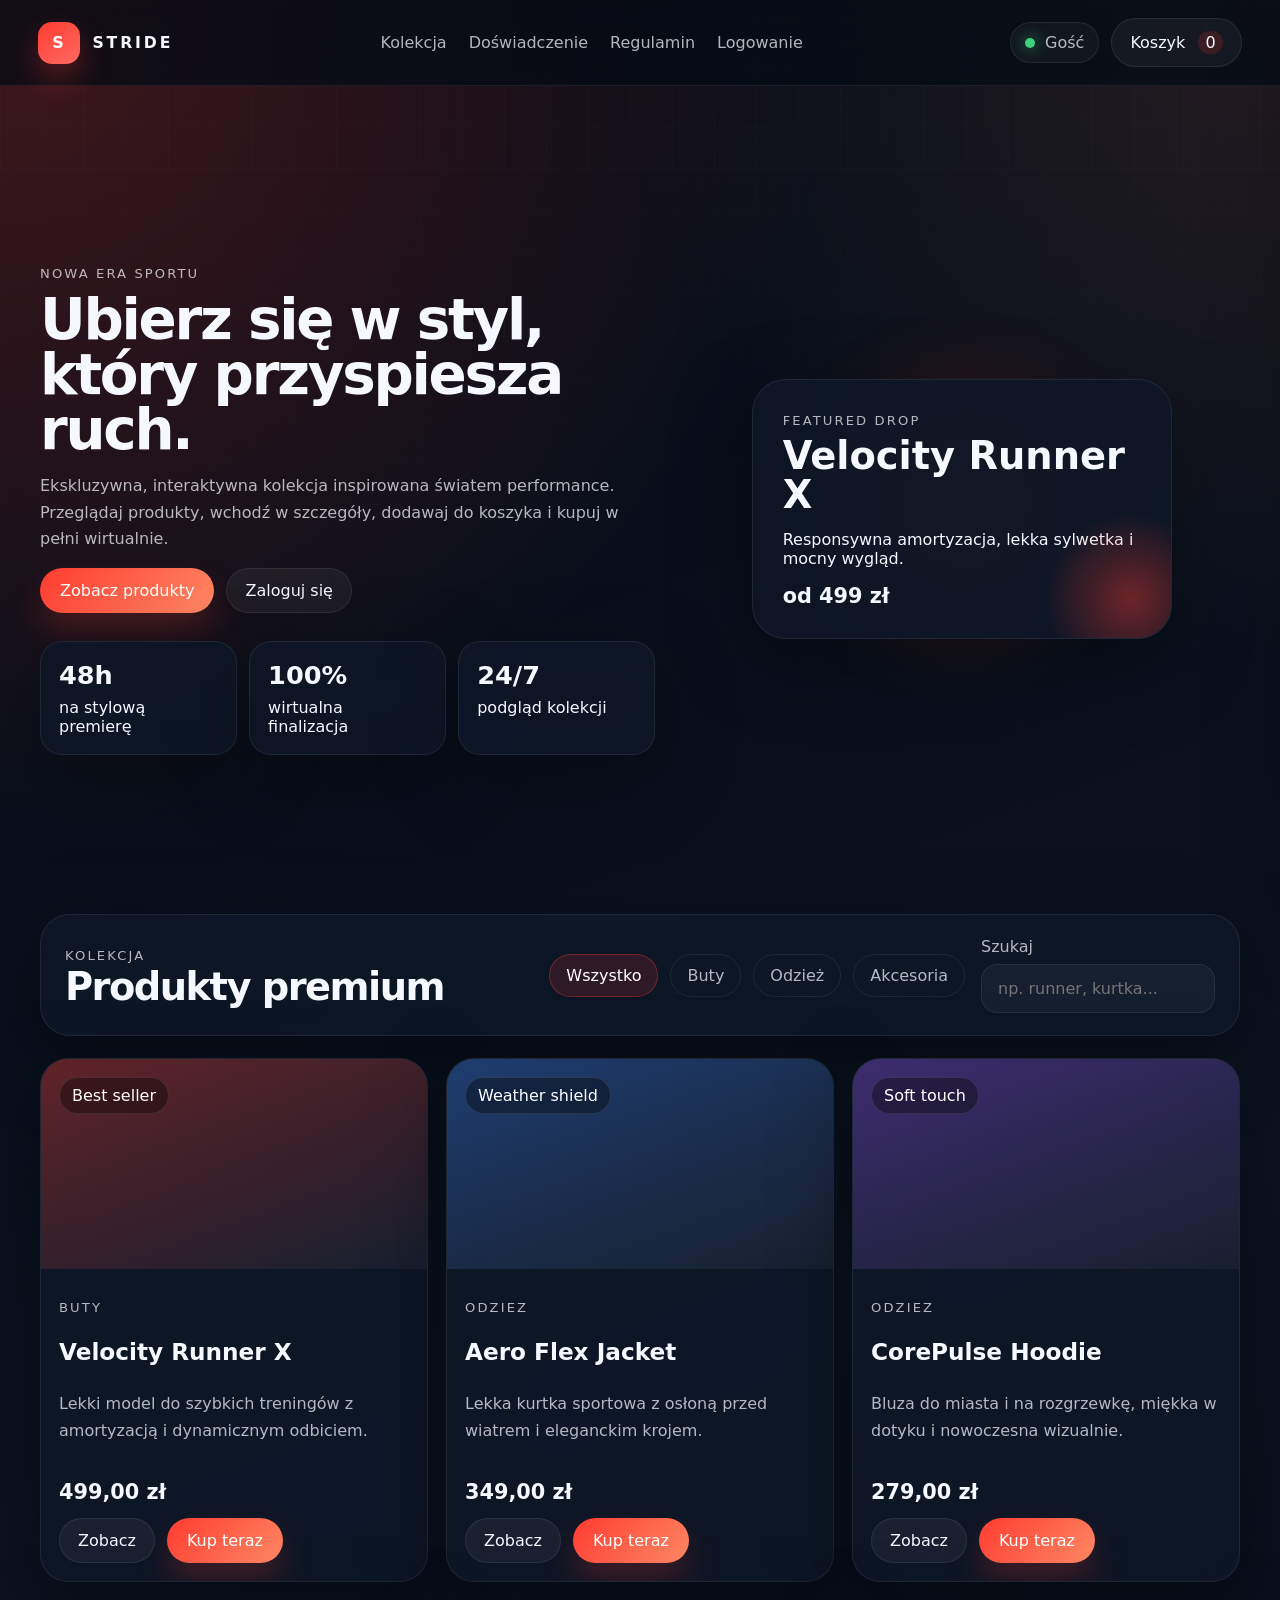
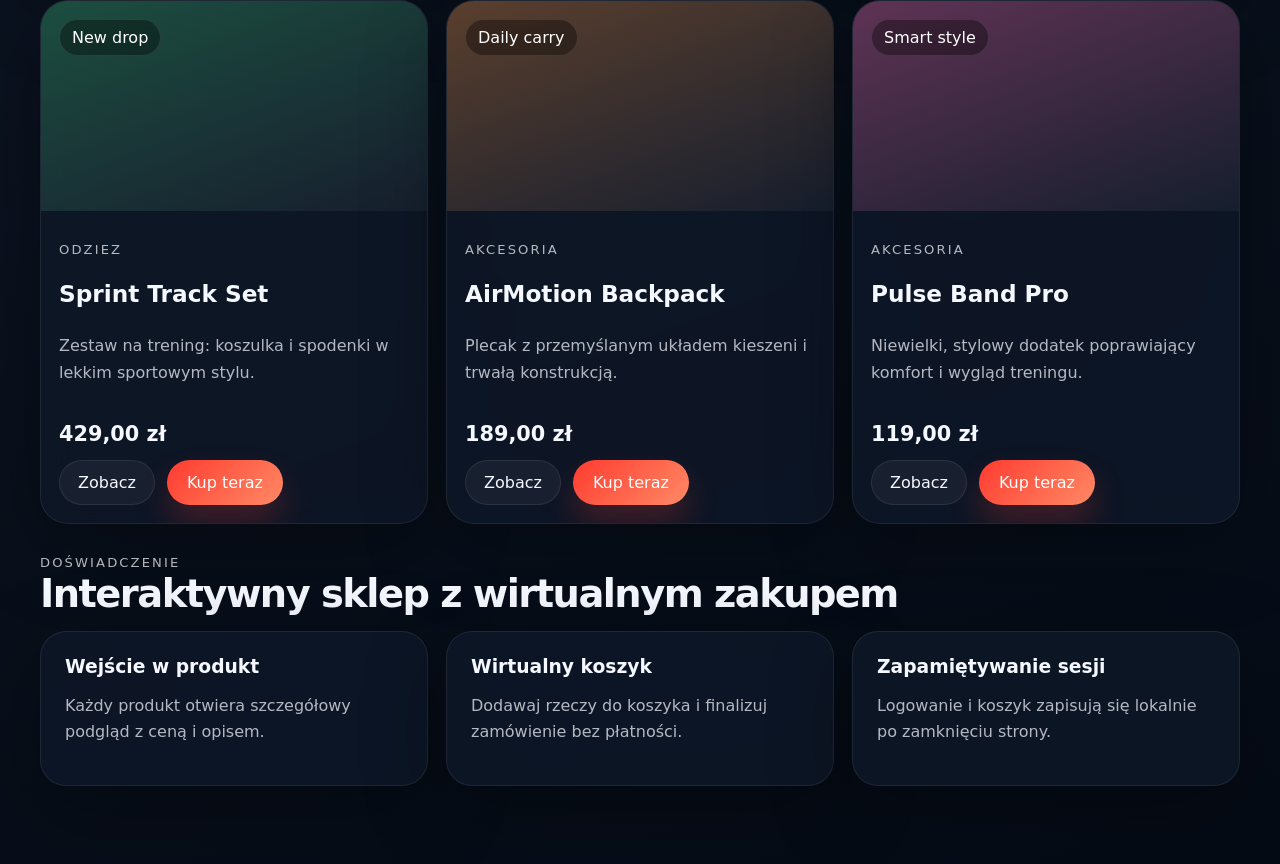
<file: index.html>
<!DOCTYPE html>
<html lang="pl">
<head>
	<meta charset="UTF-8">
	<meta name="viewport" content="width=device-width, initial-scale=1.0">
	<title>STRIDE — sklep sportowy</title>
	<meta name="description" content="Nowoczesny, interaktywny sklep sportowy z wirtualnymi zakupami, logowaniem i regulaminem.">
	<link rel="stylesheet" href="main.css">
	<script defer src="app.js"></script>
</head>
<body data-page="home">
	<header class="topbar">
		<a class="brand" href="index.html" aria-label="STRIDE - strona główna">
			<span class="brand-mark">S</span>
			<span class="brand-text">STRIDE</span>
		</a>

		<nav class="nav">
			<a href="#kolekcja">Kolekcja</a>
			<a href="#doswiadczenie">Doświadczenie</a>
			<a href="regulamin.html">Regulamin</a>
			<a href="login.html" class="nav-login-link">Logowanie</a>
		</nav>

		<div class="topbar-actions">
			<div class="user-chip" data-user-chip>
				<span class="user-dot"></span>
				<span data-user-label>Gość</span>
			</div>
			<button class="icon-button" type="button" data-open-cart aria-label="Otwórz koszyk">
				Koszyk <span class="badge" data-cart-count>0</span>
			</button>
		</div>
	</header>

	<main>
		<section class="hero" id="start">
			<div class="hero-copy reveal">
				<span class="eyebrow">Nowa era sportu</span>
				<h1>Ubierz się w styl, który przyspiesza ruch.</h1>
				<p>
					Ekskluzywna, interaktywna kolekcja inspirowana światem performance.
					Przeglądaj produkty, wchodź w szczegóły, dodawaj do koszyka i kupuj
					w pełni wirtualnie.
				</p>

				<div class="hero-actions">
					<a class="primary-button" href="#kolekcja">Zobacz produkty</a>
					<a class="secondary-button" href="login.html">Zaloguj się</a>
				</div>

				<div class="stats">
					<article>
						<strong>48h</strong>
						<span>na stylową premierę</span>
					</article>
					<article>
						<strong>100%</strong>
						<span>wirtualna finalizacja</span>
					</article>
					<article>
						<strong>24/7</strong>
						<span>podgląd kolekcji</span>
					</article>
				</div>
			</div>

			<div class="hero-visual reveal">
				<div class="pulse-orbit"></div>
				<div class="showcase-card floating-card">
					<span class="showcase-label">Featured drop</span>
					<h2>Velocity Runner X</h2>
					<p>Responsywna amortyzacja, lekka sylwetka i mocny wygląd.</p>
					<div class="showcase-price">od 499 zł</div>
				</div>
			</div>
		</section>

		<section class="toolbar reveal" id="kolekcja">
			<div>
				<span class="section-tag">Kolekcja</span>
				<h2>Produkty premium</h2>
			</div>

			<div class="filters" role="tablist" aria-label="Filtry produktów">
				<button class="filter-button active" type="button" data-filter="all">Wszystko</button>
				<button class="filter-button" type="button" data-filter="buty">Buty</button>
				<button class="filter-button" type="button" data-filter="odziez">Odzież</button>
				<button class="filter-button" type="button" data-filter="akcesoria">Akcesoria</button>
			</div>

			<label class="search-box">
				<span>Szukaj</span>
				<input type="search" placeholder="np. runner, kurtka..." data-search>
			</label>
		</section>

		<section class="products-grid reveal" data-products-grid></section>

		<section class="experience reveal" id="doswiadczenie">
			<div>
				<span class="section-tag">Doświadczenie</span>
				<h2>Interaktywny sklep z wirtualnym zakupem</h2>
			</div>
			<div class="experience-cards">
				<article>
					<h3>Wejście w produkt</h3>
					<p>Każdy produkt otwiera szczegółowy podgląd z ceną i opisem.</p>
				</article>
				<article>
					<h3>Wirtualny koszyk</h3>
					<p>Dodawaj rzeczy do koszyka i finalizuj zamówienie bez płatności.</p>
				</article>
				<article>
					<h3>Zapamiętywanie sesji</h3>
					<p>Logowanie i koszyk zapisują się lokalnie po zamknięciu strony.</p>
				</article>
			</div>
		</section>
	</main>

	<aside class="cart-drawer" data-cart-drawer aria-label="Koszyk">
		<div class="cart-header">
			<h2>Koszyk</h2>
			<button class="icon-button subtle" type="button" data-close-cart>✕</button>
		</div>
		<div class="cart-items" data-cart-items></div>
		<div class="cart-summary">
			<div>
				<span>Suma</span>
				<strong data-cart-total>0 zł</strong>
			</div>
			<button class="primary-button full-width" type="button" data-checkout>
				Finalizuj wirtualnie
			</button>
			<p class="cart-note">To demo nie generuje prawdziwej płatności ani zamówienia.</p>
		</div>
	</aside>

	<div class="overlay" data-overlay></div>

	<div class="modal" data-product-modal aria-hidden="true">
		<div class="modal-card">
			<button class="icon-button subtle modal-close" type="button" data-close-modal>✕</button>
			<div class="modal-content">
				<div class="modal-visual" data-modal-visual></div>
				<div class="modal-copy">
					<span class="section-tag" data-modal-category>Produkt</span>
					<h2 data-modal-title>Produkt</h2>
					<p data-modal-description></p>
					<ul class="feature-list" data-modal-features></ul>
					<div class="modal-footer">
						<strong class="modal-price" data-modal-price></strong>
						<button class="primary-button" type="button" data-modal-add>Dodaj do koszyka</button>
					</div>
				</div>
			</div>
		</div>
	</div>

	<template id="product-card-template">
		<article class="product-card">
			<div class="product-badge"></div>
			<div class="product-media"></div>
			<div class="product-body">
				<p class="product-category"></p>
				<h3 class="product-title"></h3>
				<p class="product-description"></p>
				<div class="product-footer">
					<strong class="product-price"></strong>
					<div class="product-actions">
						<button type="button" class="ghost-button" data-action="details">Zobacz</button>
						<button type="button" class="primary-button" data-action="add">Kup teraz</button>
					</div>
				</div>
			</div>
		</article>
	</template>
</body>
</html>
</file>
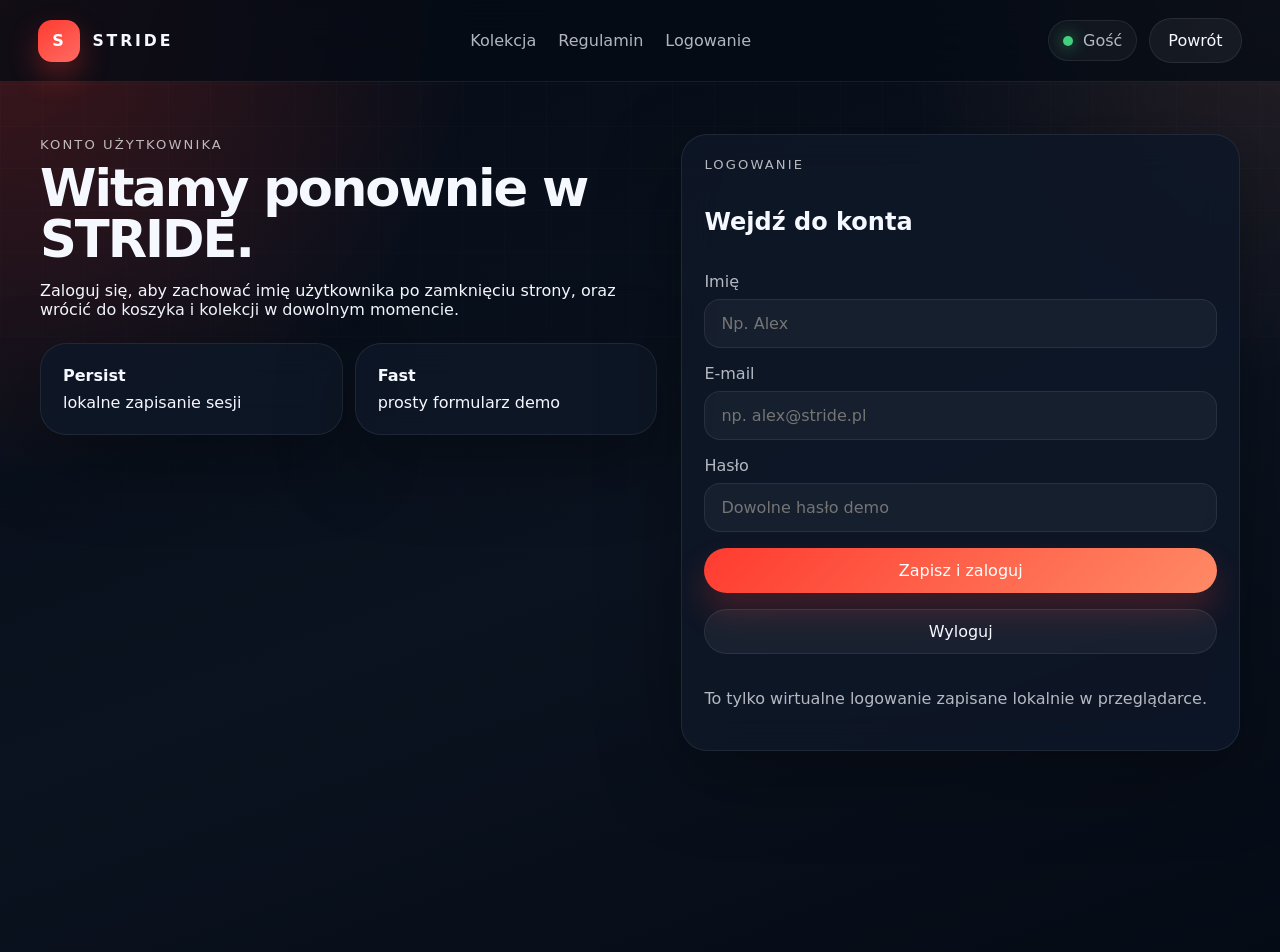
<file: login.html>
<!DOCTYPE html>
<html lang="pl">
<head>
  <meta charset="UTF-8">
  <meta name="viewport" content="width=device-width, initial-scale=1.0">
  <title>STRIDE — logowanie</title>
  <meta name="description" content="Zaloguj się do wirtualnego sklepu STRIDE.">
  <link rel="stylesheet" href="main.css">
  <script defer src="app.js"></script>
  <script defer src="auth.js"></script>
</head>
<body data-page="login">
  <header class="topbar">
    <a class="brand" href="index.html" aria-label="STRIDE - strona główna">
      <span class="brand-mark">S</span>
      <span class="brand-text">STRIDE</span>
    </a>

    <nav class="nav">
      <a href="index.html#kolekcja">Kolekcja</a>
      <a href="regulamin.html">Regulamin</a>
      <a href="login.html">Logowanie</a>
    </nav>

    <div class="topbar-actions">
      <div class="user-chip">
        <span class="user-dot"></span>
        <span data-user-label>Gość</span>
      </div>
      <a class="icon-button" href="index.html">Powrót</a>
    </div>
  </header>

  <main>
    <section class="auth-layout reveal visible">
      <div class="auth-intro">
        <span class="eyebrow">Konto użytkownika</span>
        <h1>Witamy ponownie w STRIDE.</h1>
        <p>
          Zaloguj się, aby zachować imię użytkownika po zamknięciu strony,
          oraz wrócić do koszyka i kolekcji w dowolnym momencie.
        </p>
        <div class="auth-highlights">
          <article>
            <strong>Persist</strong>
            <span>lokalne zapisanie sesji</span>
          </article>
          <article>
            <strong>Fast</strong>
            <span>prosty formularz demo</span>
          </article>
        </div>
      </div>

      <form class="auth-card" data-login-form>
        <span class="section-tag">Logowanie</span>
        <h2>Wejdź do konta</h2>

        <label>
          <span>Imię</span>
          <input type="text" name="name" placeholder="Np. Alex" required minlength="2">
        </label>

        <label>
          <span>E-mail</span>
          <input type="email" name="email" placeholder="np. alex@stride.pl" required>
        </label>

        <label>
          <span>Hasło</span>
          <input type="password" name="password" placeholder="Dowolne hasło demo" required minlength="4">
        </label>

        <button class="primary-button full-width" type="submit">Zapisz i zaloguj</button>
        <button class="secondary-button full-width" type="button" data-logout>Wyloguj</button>

        <p class="cart-note" data-login-status>
          To tylko wirtualne logowanie zapisane lokalnie w przeglądarce.
        </p>
      </form>
    </section>
  </main>

</body>
</html>
</file>
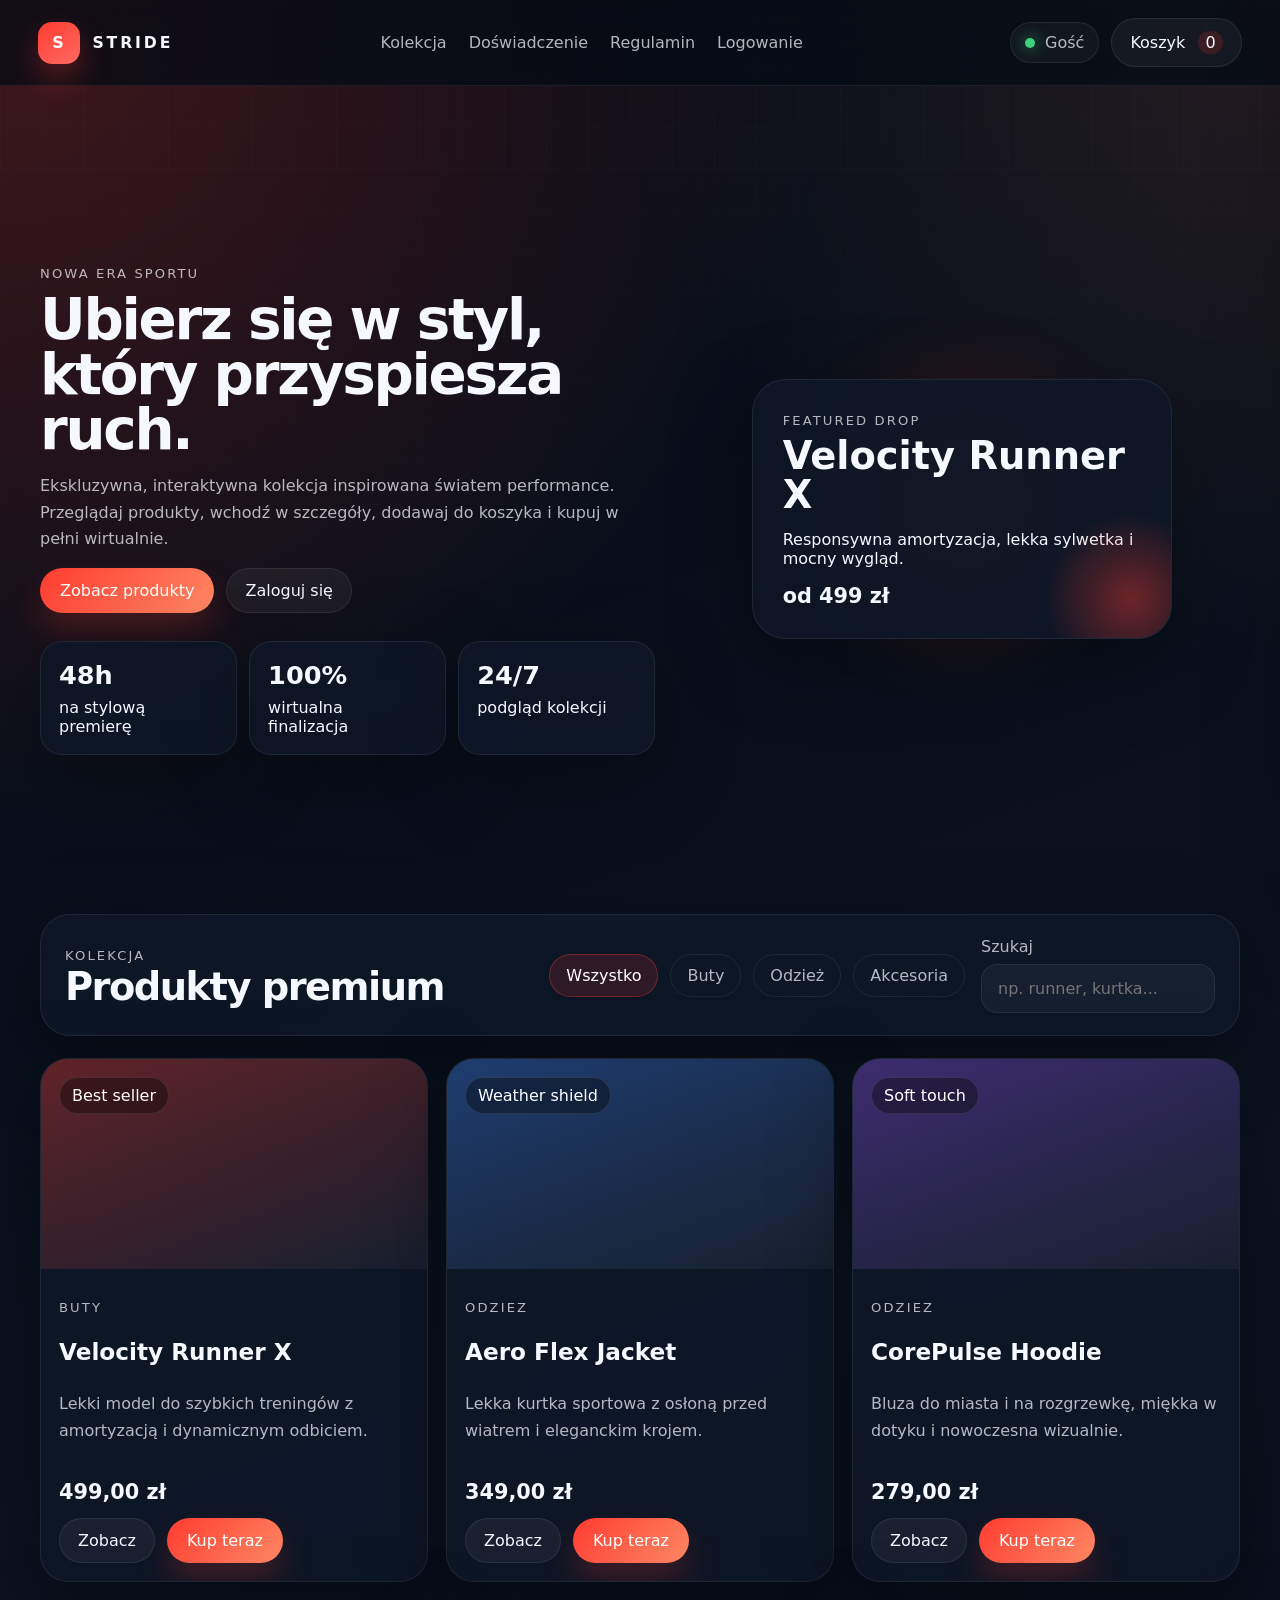
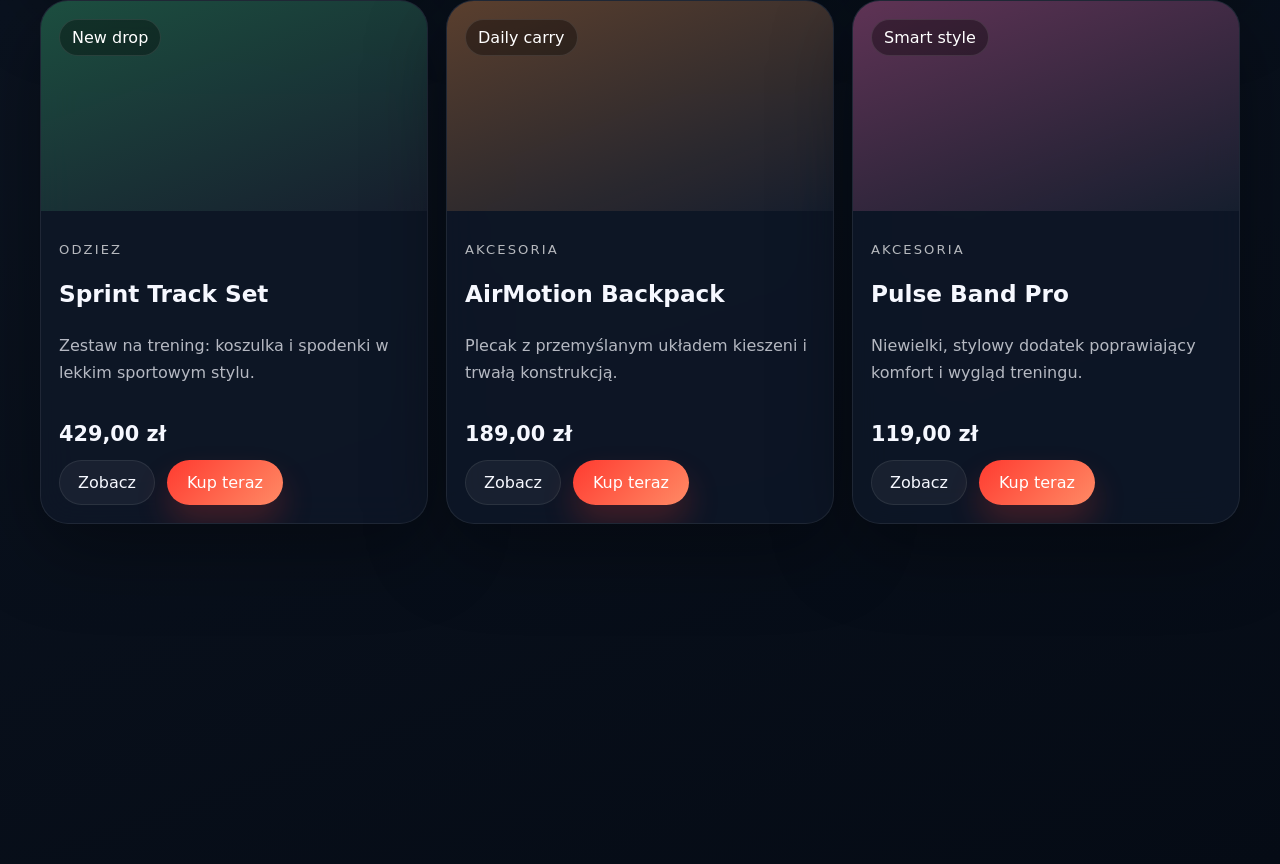
<file: main.html>
<!DOCTYPE html>
<html lang="pl">
<head>
	<meta charset="UTF-8">
	<meta name="viewport" content="width=device-width, initial-scale=1.0">
	<title>STRIDE — sklep sportowy</title>
	<meta name="description" content="Nowoczesny, interaktywny sklep sportowy z wirtualnymi zakupami, logowaniem i regulaminem.">
	<link rel="stylesheet" href="main.css">
	<script defer src="app.js"></script>
</head>
<body data-page="home">
	<header class="topbar">
		<a class="brand" href="mian.html" aria-label="STRIDE - strona główna">
			<span class="brand-mark">S</span>
			<span class="brand-text">STRIDE</span>
		</a>

		<nav class="nav">
			<a href="#kolekcja">Kolekcja</a>
			<a href="#doswiadczenie">Doświadczenie</a>
			<a href="regulamin.html">Regulamin</a>
			<a href="login.html" class="nav-login-link">Logowanie</a>
		</nav>

		<div class="topbar-actions">
			<div class="user-chip" data-user-chip>
				<span class="user-dot"></span>
				<span data-user-label>Gość</span>
			</div>
			<button class="icon-button" type="button" data-open-cart aria-label="Otwórz koszyk">
				Koszyk <span class="badge" data-cart-count>0</span>
			</button>
		</div>
	</header>

	<main>
		<section class="hero" id="start">
			<div class="hero-copy reveal">
				<span class="eyebrow">Nowa era sportu</span>
				<h1>Ubierz się w styl, który przyspiesza ruch.</h1>
				<p>
					Ekskluzywna, interaktywna kolekcja inspirowana światem performance.
					Przeglądaj produkty, wchodź w szczegóły, dodawaj do koszyka i kupuj
					w pełni wirtualnie.
				</p>

				<div class="hero-actions">
					<a class="primary-button" href="#kolekcja">Zobacz produkty</a>
					<a class="secondary-button" href="login.html">Zaloguj się</a>
				</div>

				<div class="stats">
					<article>
						<strong>48h</strong>
						<span>na stylową premierę</span>
					</article>
					<article>
						<strong>100%</strong>
						<span>wirtualna finalizacja</span>
					</article>
					<article>
						<strong>24/7</strong>
						<span>podgląd kolekcji</span>
					</article>
				</div>
			</div>

			<div class="hero-visual reveal">
				<div class="pulse-orbit"></div>
				<div class="showcase-card floating-card">
					<span class="showcase-label">Featured drop</span>
					<h2>Velocity Runner X</h2>
					<p>Responsywna amortyzacja, lekka sylwetka i mocny wygląd.</p>
					<div class="showcase-price">od 499 zł</div>
				</div>
			</div>
		</section>

		<section class="toolbar reveal" id="kolekcja">
			<div>
				<span class="section-tag">Kolekcja</span>
				<h2>Produkty premium</h2>
			</div>

			<div class="filters" role="tablist" aria-label="Filtry produktów">
				<button class="filter-button active" type="button" data-filter="all">Wszystko</button>
				<button class="filter-button" type="button" data-filter="buty">Buty</button>
				<button class="filter-button" type="button" data-filter="odziez">Odzież</button>
				<button class="filter-button" type="button" data-filter="akcesoria">Akcesoria</button>
			</div>

			<label class="search-box">
				<span>Szukaj</span>
				<input type="search" placeholder="np. runner, kurtka..." data-search>
			</label>
		</section>

		<section class="products-grid reveal" data-products-grid></section>

		<section class="experience reveal" id="doswiadczenie">
			<div>
				<span class="section-tag">Doświadczenie</span>
				<h2>Interaktywny sklep z wirtualnym zakupem</h2>
			</div>
			<div class="experience-cards">
				<article>
					<h3>Wejście w produkt</h3>
					<p>Każdy produkt otwiera szczegółowy podgląd z ceną i opisem.</p>
				</article>
				<article>
					<h3>Wirtualny koszyk</h3>
					<p>Dodawaj rzeczy do koszyka i finalizuj zamówienie bez płatności.</p>
				</article>
				<article>
					<h3>Zapamiętywanie sesji</h3>
					<p>Logowanie i koszyk zapisują się lokalnie po zamknięciu strony.</p>
				</article>
			</div>
		</section>
	</main>

	<aside class="cart-drawer" data-cart-drawer aria-label="Koszyk">
		<div class="cart-header">
			<h2>Koszyk</h2>
			<button class="icon-button subtle" type="button" data-close-cart>✕</button>
		</div>
		<div class="cart-items" data-cart-items></div>
		<div class="cart-summary">
			<div>
				<span>Suma</span>
				<strong data-cart-total>0 zł</strong>
			</div>
			<button class="primary-button full-width" type="button" data-checkout>
				Finalizuj wirtualnie
			</button>
			<p class="cart-note">To demo nie generuje prawdziwej płatności ani zamówienia.</p>
		</div>
	</aside>

	<div class="overlay" data-overlay></div>

	<div class="modal" data-product-modal aria-hidden="true">
		<div class="modal-card">
			<button class="icon-button subtle modal-close" type="button" data-close-modal>✕</button>
			<div class="modal-content">
				<div class="modal-visual" data-modal-visual></div>
				<div class="modal-copy">
					<span class="section-tag" data-modal-category>Produkt</span>
					<h2 data-modal-title>Produkt</h2>
					<p data-modal-description></p>
					<ul class="feature-list" data-modal-features></ul>
					<div class="modal-footer">
						<strong class="modal-price" data-modal-price></strong>
						<button class="primary-button" type="button" data-modal-add>Dodaj do koszyka</button>
					</div>
				</div>
			</div>
		</div>
	</div>

	<template id="product-card-template">
		<article class="product-card">
			<div class="product-badge"></div>
			<div class="product-media"></div>
			<div class="product-body">
				<p class="product-category"></p>
				<h3 class="product-title"></h3>
				<p class="product-description"></p>
				<div class="product-footer">
					<strong class="product-price"></strong>
					<div class="product-actions">
						<button type="button" class="ghost-button" data-action="details">Zobacz</button>
						<button type="button" class="primary-button" data-action="add">Kup teraz</button>
					</div>
				</div>
			</div>
		</article>
	</template>
</body>
</html>
</file>
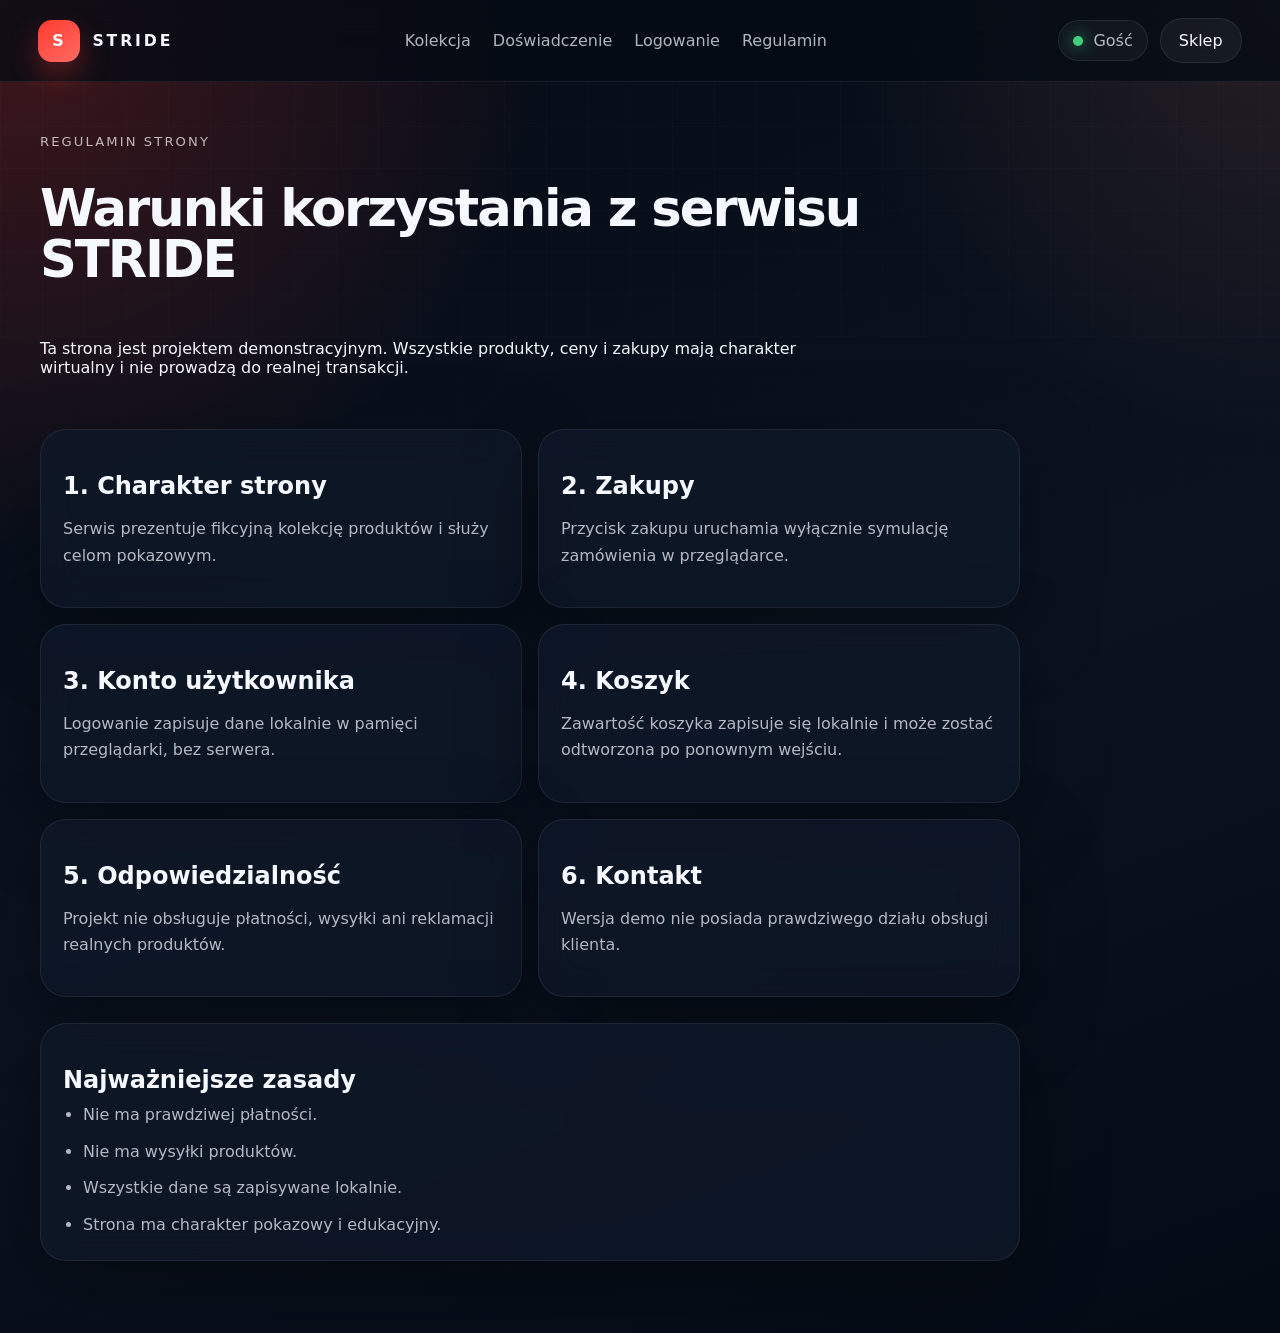
<file: regulamin.html>
<!DOCTYPE html>
<html lang="pl">
<head>
  <meta charset="UTF-8">
  <meta name="viewport" content="width=device-width, initial-scale=1.0">
  <title>STRIDE — regulamin</title>
  <meta name="description" content="Regulamin wirtualnego sklepu STRIDE.">
  <link rel="stylesheet" href="main.css">
  <script defer src="app.js"></script>
</head>
<body data-page="rules">
  <header class="topbar">
    <a class="brand" href="index.html" aria-label="STRIDE - strona główna">
      <span class="brand-mark">S</span>
      <span class="brand-text">STRIDE</span>
    </a>

    <nav class="nav">
      <a href="index.html#kolekcja">Kolekcja</a>
      <a href="index.html#doswiadczenie">Doświadczenie</a>
      <a href="login.html">Logowanie</a>
      <a href="regulamin.html">Regulamin</a>
    </nav>

    <div class="topbar-actions">
      <div class="user-chip">
        <span class="user-dot"></span>
        <span data-user-label>Gość</span>
      </div>
      <a class="icon-button" href="index.html">Sklep</a>
    </div>
  </header>

  <main>
    <section class="rules-page reveal visible">
      <span class="eyebrow">Regulamin strony</span>
      <h1>Warunki korzystania z serwisu STRIDE</h1>
      <p class="rules-lead">
        Ta strona jest projektem demonstracyjnym. Wszystkie produkty, ceny i zakupy mają charakter wirtualny i nie prowadzą do realnej transakcji.
      </p>

      <div class="rules-grid">
        <article>
          <h2>1. Charakter strony</h2>
          <p>Serwis prezentuje fikcyjną kolekcję produktów i służy celom pokazowym.</p>
        </article>
        <article>
          <h2>2. Zakupy</h2>
          <p>Przycisk zakupu uruchamia wyłącznie symulację zamówienia w przeglądarce.</p>
        </article>
        <article>
          <h2>3. Konto użytkownika</h2>
          <p>Logowanie zapisuje dane lokalnie w pamięci przeglądarki, bez serwera.</p>
        </article>
        <article>
          <h2>4. Koszyk</h2>
          <p>Zawartość koszyka zapisuje się lokalnie i może zostać odtworzona po ponownym wejściu.</p>
        </article>
        <article>
          <h2>5. Odpowiedzialność</h2>
          <p>Projekt nie obsługuje płatności, wysyłki ani reklamacji realnych produktów.</p>
        </article>
        <article>
          <h2>6. Kontakt</h2>
          <p>Wersja demo nie posiada prawdziwego działu obsługi klienta.</p>
        </article>
      </div>

      <div class="rules-box">
        <h2>Najważniejsze zasady</h2>
        <ul>
          <li>Nie ma prawdziwej płatności.</li>
          <li>Nie ma wysyłki produktów.</li>
          <li>Wszystkie dane są zapisywane lokalnie.</li>
          <li>Strona ma charakter pokazowy i edukacyjny.</li>
        </ul>
      </div>
    </section>
  </main>
</body>
</html>
</file>
<file: main.css>
* {
	box-sizing: border-box;
}

:root {
	--bg: #07111f;
	--bg-soft: #0d1728;
	--surface: rgba(14, 23, 39, 0.88);
	--surface-strong: #101c30;
	--text: #f6f8ff;
	--muted: rgba(246, 248, 255, 0.72);
	--line: rgba(255, 255, 255, 0.08);
	--accent: #ff3b30;
	--accent-2: #ff8a65;
	--success: #41d17d;
	--shadow: 0 24px 80px rgba(0, 0, 0, 0.35);
	--radius-xl: 30px;
	--radius-lg: 22px;
	--radius-md: 16px;
}

html {
	scroll-behavior: smooth;
}

body {
	margin: 0;
	font-family: Inter, system-ui, -apple-system, BlinkMacSystemFont, "Segoe UI", sans-serif;
	color: var(--text);
	background:
		radial-gradient(circle at top left, rgba(255, 59, 48, 0.24), transparent 30%),
		radial-gradient(circle at top right, rgba(255, 138, 101, 0.12), transparent 24%),
		linear-gradient(160deg, #050b15 0%, #0b1320 55%, #050b15 100%);
	min-height: 100vh;
}

a {
	color: inherit;
	text-decoration: none;
}

button,
input {
	font: inherit;
}

body::before {
	content: "";
	position: fixed;
	inset: 0;
	background-image: linear-gradient(rgba(255,255,255,0.025) 1px, transparent 1px), linear-gradient(90deg, rgba(255,255,255,0.025) 1px, transparent 1px);
	background-size: 42px 42px;
	mask-image: linear-gradient(to bottom, rgba(0,0,0,0.75), transparent 85%);
	pointer-events: none;
}

.topbar {
	position: sticky;
	top: 0;
	z-index: 50;
	display: flex;
	align-items: center;
	justify-content: space-between;
	gap: 16px;
	padding: 18px clamp(18px, 3vw, 40px);
	backdrop-filter: blur(20px);
	background: rgba(5, 11, 21, 0.76);
	border-bottom: 1px solid var(--line);
}

.brand {
	display: inline-flex;
	align-items: center;
	gap: 12px;
	font-weight: 800;
	letter-spacing: 0.18em;
}

.brand-mark {
	display: grid;
	place-items: center;
	width: 42px;
	height: 42px;
	border-radius: 14px;
	color: white;
	background: linear-gradient(145deg, var(--accent), #ff6b63);
	box-shadow: 0 14px 30px rgba(255, 59, 48, 0.32);
}

.brand-text {
	font-size: 0.98rem;
}

.nav {
	display: flex;
	align-items: center;
	gap: 22px;
	color: var(--muted);
}

.nav a:hover,
.nav a:focus-visible {
	color: white;
}

.topbar-actions {
	display: flex;
	align-items: center;
	gap: 12px;
}

.user-chip,
.icon-button,
.secondary-button,
.ghost-button,
.primary-button,
.filter-button {
	border: 0;
	border-radius: 999px;
	transition: transform 180ms ease, background 180ms ease, border-color 180ms ease, color 180ms ease, box-shadow 180ms ease;
}

.user-chip {
	display: inline-flex;
	align-items: center;
	gap: 10px;
	padding: 10px 14px;
	color: var(--muted);
	background: rgba(255, 255, 255, 0.04);
	border: 1px solid var(--line);
}

.user-dot {
	width: 10px;
	height: 10px;
	border-radius: 50%;
	background: var(--success);
	box-shadow: 0 0 16px rgba(65, 209, 125, 0.85);
}

.icon-button,
.secondary-button,
.ghost-button,
.primary-button,
.filter-button {
	cursor: pointer;
}

.icon-button,
.ghost-button,
.secondary-button {
	padding: 12px 18px;
	color: var(--text);
	background: rgba(255, 255, 255, 0.05);
	border: 1px solid var(--line);
}

.icon-button:hover,
.ghost-button:hover,
.secondary-button:hover,
.filter-button:hover {
	transform: translateY(-1px);
	background: rgba(255, 255, 255, 0.09);
}

.subtle {
	background: rgba(255, 255, 255, 0.04);
}

.primary-button {
	padding: 13px 20px;
	color: white;
	background: linear-gradient(135deg, var(--accent), var(--accent-2));
	box-shadow: 0 18px 32px rgba(255, 59, 48, 0.22);
}

.primary-button:hover {
	transform: translateY(-2px) scale(1.01);
	box-shadow: 0 22px 38px rgba(255, 59, 48, 0.3);
}

.badge {
	display: inline-grid;
	place-items: center;
	min-width: 24px;
	padding: 2px 7px;
	margin-left: 8px;
	border-radius: 999px;
	background: rgba(255, 59, 48, 0.16);
	color: #fff;
}

main {
	width: min(1200px, calc(100% - 32px));
	margin: 0 auto;
	padding: 28px 0 72px;
}

.hero {
	display: grid;
	grid-template-columns: 1.05fr 0.95fr;
	gap: 28px;
	align-items: center;
	min-height: calc(100vh - 110px);
}

.hero-copy h1,
.toolbar h2,
.experience h2,
.modal-copy h2 {
	margin: 10px 0 14px;
	font-size: clamp(2.5rem, 4.4vw, 5.2rem);
	line-height: 0.98;
	letter-spacing: -0.04em;
}

.hero-copy p,
.experience p,
.product-description,
.cart-note,
.modal-copy p {
	color: var(--muted);
	line-height: 1.65;
}

.eyebrow,
.section-tag,
.product-category,
.showcase-label {
	display: inline-flex;
	align-items: center;
	gap: 8px;
	font-size: 0.82rem;
	text-transform: uppercase;
	letter-spacing: 0.16em;
	color: rgba(255,255,255,0.7);
}

.hero-actions,
.modal-footer,
.product-actions,
.filters {
	display: flex;
	align-items: center;
	flex-wrap: wrap;
	gap: 12px;
}

.stats {
	display: grid;
	grid-template-columns: repeat(3, minmax(0, 1fr));
	gap: 12px;
	margin-top: 28px;
}

.stats article,
.experience-cards article,
.product-card,
.showcase-card,
.cart-drawer,
.modal-card,
.toolbar {
	background: var(--surface);
	border: 1px solid var(--line);
	box-shadow: var(--shadow);
	backdrop-filter: blur(18px);
}

.stats article {
	padding: 18px;
	border-radius: var(--radius-lg);
}

.stats strong {
	display: block;
	margin-bottom: 8px;
	font-size: 1.6rem;
}

.hero-visual {
	position: relative;
	min-height: 620px;
	display: grid;
	place-items: center;
}

.pulse-orbit {
	position: absolute;
	inset: 14% 14% 14% 14%;
	border-radius: 50%;
	background: radial-gradient(circle, rgba(255,59,48,0.24), rgba(255,59,48,0.02) 56%, transparent 68%);
	filter: blur(4px);
	animation: pulse 6s ease-in-out infinite;
}

.showcase-card {
	position: relative;
	width: min(420px, 100%);
	padding: 30px;
	border-radius: 34px;
	overflow: hidden;
}

.showcase-card::after {
	content: "";
	position: absolute;
	inset: auto -12% -20% auto;
	width: 180px;
	height: 180px;
	border-radius: 50%;
	background: radial-gradient(circle, rgba(255,59,48,0.4), transparent 68%);
}

.showcase-card h2 {
	margin: 8px 0 8px;
	font-size: clamp(1.9rem, 3vw, 3.1rem);
	line-height: 1;
}

.showcase-price,
.modal-price,
.product-price {
	font-size: 1.3rem;
	font-weight: 800;
}

.floating-card {
	animation: float 5.8s ease-in-out infinite;
}

.toolbar {
	display: grid;
	grid-template-columns: 1fr auto auto;
	align-items: center;
	gap: 16px;
	padding: 22px 24px;
	border-radius: var(--radius-xl);
	margin: 10px 0 22px;
}

.toolbar h2,
.experience h2 {
	font-size: clamp(1.8rem, 3vw, 3rem);
	margin-top: 4px;
	margin-bottom: 0;
}

.filter-button {
	padding: 11px 16px;
	background: transparent;
	color: var(--muted);
	border: 1px solid var(--line);
}

.filter-button.active {
	color: white;
	background: rgba(255, 59, 48, 0.14);
	border-color: rgba(255, 59, 48, 0.32);
}

.search-box {
	display: grid;
	gap: 8px;
	color: var(--muted);
}

.search-box input {
	min-width: min(260px, 100%);
	padding: 14px 16px;
	border-radius: 16px;
	color: white;
	border: 1px solid var(--line);
	background: rgba(255, 255, 255, 0.04);
	outline: none;
}

.search-box input:focus {
	border-color: rgba(255, 59, 48, 0.45);
	box-shadow: 0 0 0 4px rgba(255, 59, 48, 0.12);
}

.products-grid {
	display: grid;
	grid-template-columns: repeat(3, minmax(0, 1fr));
	gap: 18px;
}

.product-card {
	position: relative;
	overflow: hidden;
	border-radius: 28px;
	min-height: 440px;
}

.product-badge {
	position: absolute;
	top: 18px;
	left: 18px;
	z-index: 1;
	padding: 8px 12px;
	border-radius: 999px;
	color: white;
	background: rgba(0, 0, 0, 0.35);
	border: 1px solid rgba(255,255,255,0.1);
}

.product-media {
	height: 210px;
	background: linear-gradient(160deg, rgba(255,59,48,0.18), rgba(255,255,255,0.04));
}

.product-media.from-red {
	background: linear-gradient(160deg, rgba(255, 59, 48, 0.35), rgba(255,255,255,0.04));
}

.product-media.from-blue {
	background: linear-gradient(160deg, rgba(65, 138, 255, 0.34), rgba(255,255,255,0.04));
}

.product-media.from-violet {
	background: linear-gradient(160deg, rgba(157, 89, 255, 0.34), rgba(255,255,255,0.04));
}

.product-media.from-green {
	background: linear-gradient(160deg, rgba(65, 209, 125, 0.3), rgba(255,255,255,0.04));
}

.product-media.from-orange {
	background: linear-gradient(160deg, rgba(255, 150, 64, 0.32), rgba(255,255,255,0.04));
}

.product-media.from-pink {
	background: linear-gradient(160deg, rgba(255, 108, 178, 0.34), rgba(255,255,255,0.04));
}

.product-body {
	display: grid;
	gap: 10px;
	padding: 18px;
}

.product-title {
	margin: 0;
	font-size: 1.45rem;
}

.product-footer {
	display: grid;
	gap: 14px;
	align-self: end;
	margin-top: auto;
	padding-top: 10px;
}

.experience {
	padding: 28px 0 6px;
}

.experience-cards {
	display: grid;
	grid-template-columns: repeat(3, minmax(0, 1fr));
	gap: 18px;
	margin-top: 18px;
}

.experience-cards article {
	padding: 24px;
	border-radius: 26px;
}

.experience-cards h3 {
	margin-top: 0;
	margin-bottom: 10px;
}

.cart-drawer {
	position: fixed;
	top: 0;
	right: -430px;
	z-index: 60;
	width: min(92vw, 410px);
	height: 100vh;
	padding: 18px;
	transition: right 240ms ease;
	display: grid;
	grid-template-rows: auto 1fr auto;
}

.cart-drawer.open {
	right: 0;
}

.cart-header {
	display: flex;
	align-items: center;
	justify-content: space-between;
	gap: 16px;
}

.cart-items {
	display: grid;
	gap: 12px;
	padding: 14px 0;
	overflow: auto;
}

.cart-item {
	display: grid;
	grid-template-columns: 1fr auto;
	gap: 12px;
	padding: 14px;
	border-radius: 20px;
	background: rgba(255,255,255,0.04);
	border: 1px solid var(--line);
}

.cart-item h4 {
	margin: 0 0 4px;
}

.cart-empty {
	padding: 18px;
	border-radius: 20px;
	color: var(--muted);
	border: 1px dashed rgba(255,255,255,0.15);
	background: rgba(255,255,255,0.03);
}

.cart-controls {
	display: inline-flex;
	align-items: center;
	gap: 8px;
	margin-top: 10px;
}

.cart-controls button {
	width: 30px;
	height: 30px;
	border-radius: 10px;
	border: 1px solid var(--line);
	background: rgba(255,255,255,0.05);
	color: white;
}

.cart-summary {
	border-top: 1px solid var(--line);
	padding-top: 16px;
}

.cart-summary > div {
	display: flex;
	align-items: center;
	justify-content: space-between;
	margin-bottom: 14px;
}

.full-width {
	width: 100%;
	justify-content: center;
}

.overlay {
	position: fixed;
	inset: 0;
	background: rgba(3, 7, 13, 0.64);
	opacity: 0;
	pointer-events: none;
	transition: opacity 220ms ease;
	z-index: 55;
}

.overlay.open {
	opacity: 1;
	pointer-events: auto;
}

.modal {
	position: fixed;
	inset: 0;
	display: grid;
	place-items: center;
	padding: 20px;
	opacity: 0;
	pointer-events: none;
	transition: opacity 180ms ease;
	z-index: 70;
}

.modal.open {
	opacity: 1;
	pointer-events: auto;
}

.modal-card {
	position: relative;
	width: min(980px, 100%);
	border-radius: 32px;
	padding: 18px;
}

.modal-close {
	position: absolute;
	top: 18px;
	right: 18px;
	z-index: 1;
}

.modal-content {
	display: grid;
	grid-template-columns: 0.95fr 1.05fr;
	gap: 18px;
	align-items: stretch;
}

.modal-visual {
	min-height: 420px;
	border-radius: 26px;
	background: radial-gradient(circle at 25% 20%, rgba(255,255,255,0.15), transparent 22%), linear-gradient(145deg, rgba(255,59,48,0.24), rgba(12, 20, 34, 0.8));
}

.modal-copy {
	padding: 14px 14px 14px 4px;
	display: grid;
	align-content: center;
}

.feature-list {
	margin: 20px 0;
	padding-left: 18px;
	color: var(--muted);
	display: grid;
	gap: 10px;
}

.auth-layout,
.rules-page {
	display: grid;
	gap: 24px;
	padding-top: 24px;
}

.auth-layout {
	grid-template-columns: 1.05fr 0.95fr;
	align-items: start;
	min-height: calc(100vh - 130px);
}

.auth-intro h1,
.rules-page h1 {
	margin: 10px 0 14px;
	font-size: clamp(2.4rem, 4vw, 4.6rem);
	line-height: 1;
	letter-spacing: -0.04em;
}

.auth-highlights {
	display: grid;
	grid-template-columns: repeat(2, minmax(0, 1fr));
	gap: 12px;
	margin-top: 24px;
}

.auth-highlights article,
.auth-card,
.rules-grid article,
.rules-box {
	padding: 22px;
	border-radius: 26px;
	background: var(--surface);
	border: 1px solid var(--line);
	box-shadow: var(--shadow);
	backdrop-filter: blur(18px);
}

.auth-highlights strong,
.rules-grid h2,
.rules-box h2 {
	display: block;
	margin-bottom: 8px;
}

.auth-card {
	display: grid;
	gap: 16px;
}

.auth-card label {
	display: grid;
	gap: 8px;
	color: var(--muted);
}

.auth-card input {
	padding: 14px 16px;
	border-radius: 16px;
	color: white;
	border: 1px solid var(--line);
	background: rgba(255, 255, 255, 0.04);
	outline: none;
}

.auth-card input:focus {
	border-color: rgba(255, 59, 48, 0.45);
	box-shadow: 0 0 0 4px rgba(255, 59, 48, 0.12);
}

.rules-page {
	max-width: 980px;
}

.rules-lead {
	max-width: 800px;
}

.rules-grid {
	display: grid;
	grid-template-columns: repeat(2, minmax(0, 1fr));
	gap: 16px;
	margin: 12px 0 2px;
}

.rules-grid article p,
.rules-box li {
	color: var(--muted);
	line-height: 1.65;
}

.rules-box ul {
	margin: 0;
	padding-left: 20px;
	display: grid;
	gap: 10px;
}

.reveal {
	opacity: 0;
	transform: translateY(26px);
	transition: opacity 600ms ease, transform 600ms ease;
}

.reveal.visible {
	opacity: 1;
	transform: translateY(0);
}

@keyframes float {
	0%, 100% { transform: translateY(0px); }
	50% { transform: translateY(-14px); }
}

@keyframes pulse {
	0%, 100% { transform: scale(0.98); opacity: 0.8; }
	50% { transform: scale(1.03); opacity: 1; }
}

@media (max-width: 1100px) {
	.hero,
	.auth-layout,
	.modal-content,
	.products-grid,
	.experience-cards,
	.rules-grid {
		grid-template-columns: 1fr 1fr;
	}

	.toolbar {
		grid-template-columns: 1fr;
		justify-items: start;
	}

	.hero {
		min-height: auto;
		padding-top: 28px;
	}
}

@media (max-width: 760px) {
	.topbar,
	.nav,
	.topbar-actions,
	.hero-actions,
	.filters,
	.product-actions {
		flex-direction: column;
		align-items: stretch;
	}

	.topbar {
		position: static;
	}

	.nav {
		width: 100%;
		gap: 12px;
	}

	.nav a,
	.icon-button,
	.secondary-button,
	.ghost-button,
	.primary-button,
	.filter-button {
		width: 100%;
		justify-content: center;
		text-align: center;
	}

	main {
		width: min(100%, calc(100% - 22px));
		padding-top: 18px;
	}

	.hero,
	.auth-layout,
	.products-grid,
	.experience-cards,
	.stats,
	.rules-grid,
	.modal-content {
		grid-template-columns: 1fr;
	}

	.auth-highlights {
		grid-template-columns: 1fr;
	}

	.hero-visual {
		min-height: 430px;
	}

	.showcase-card {
		padding: 24px;
	}

	.products-grid {
		gap: 14px;
	}
}
</file>
